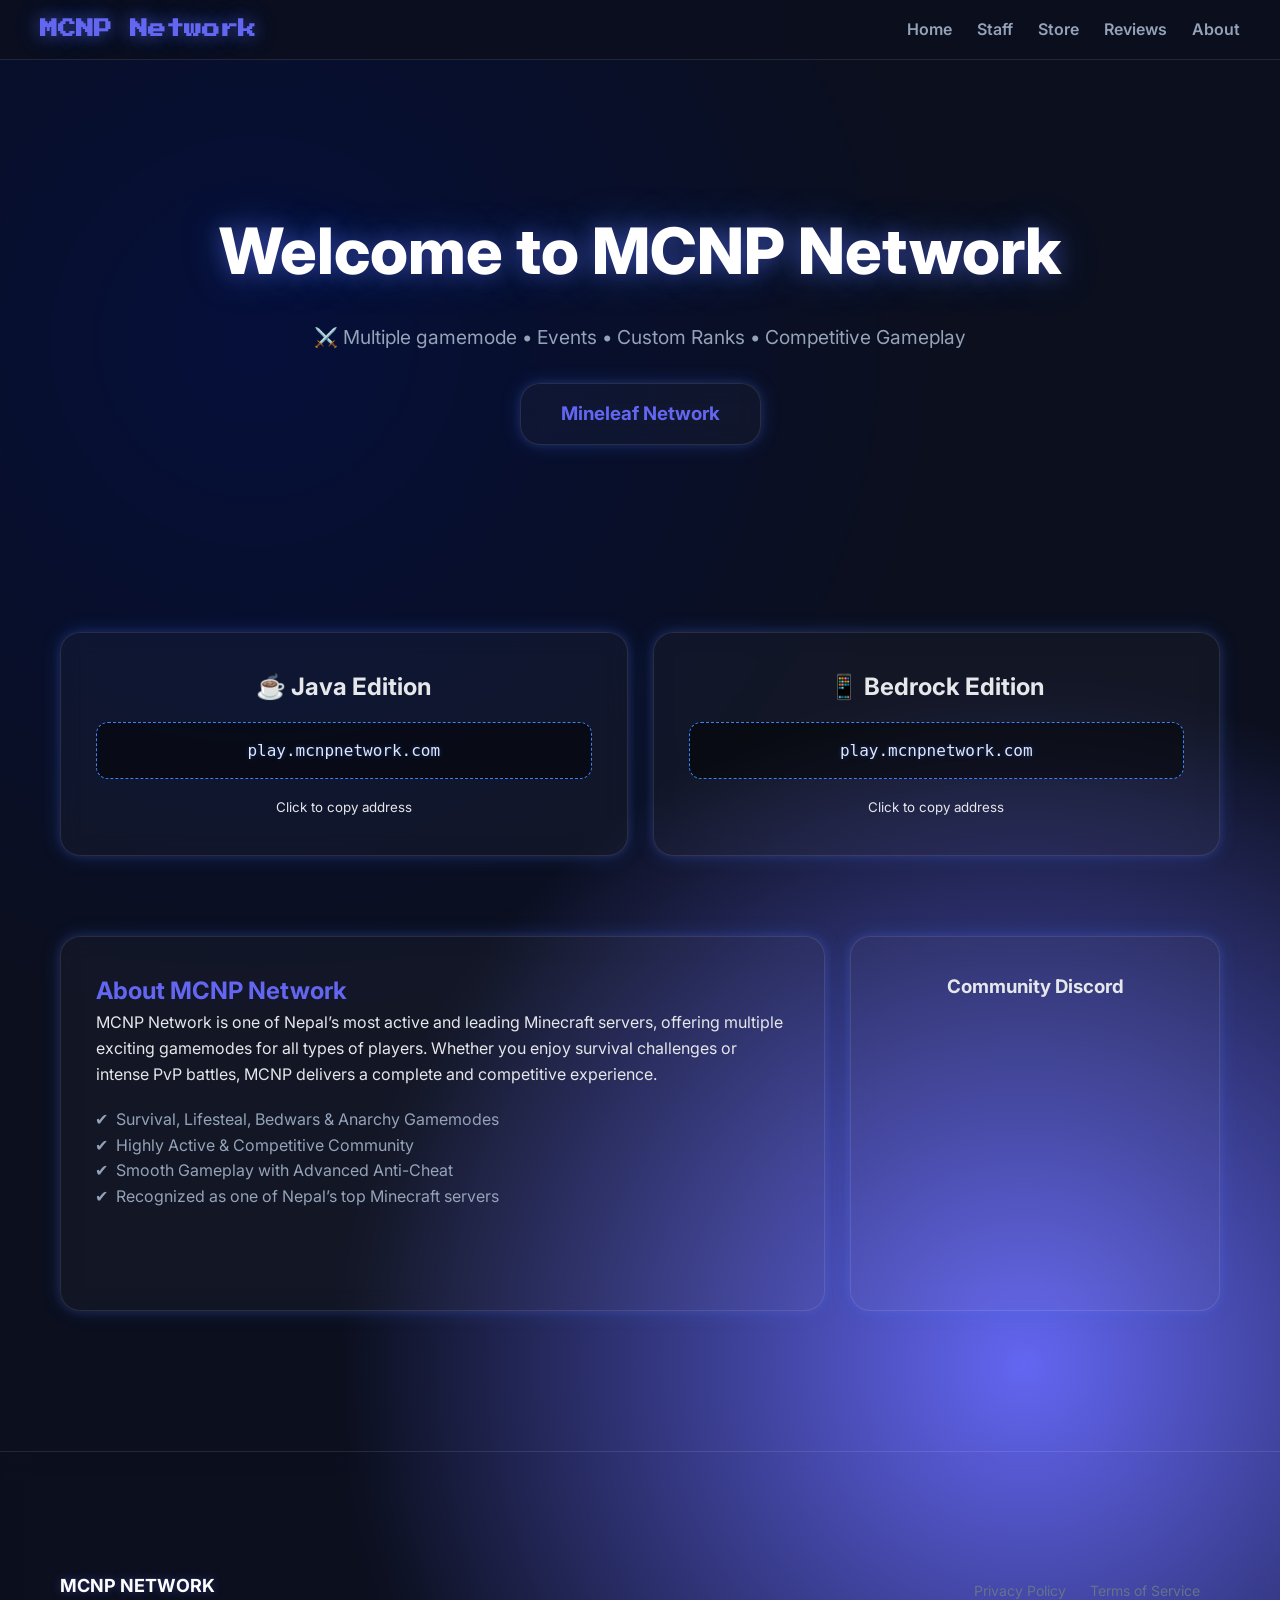
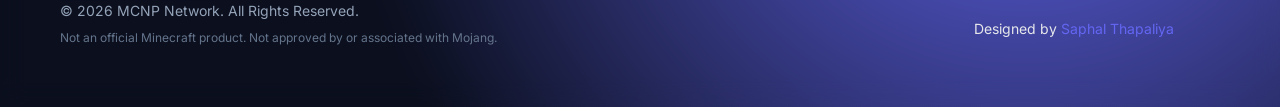
<file: index.html>
<!DOCTYPE html>
<html lang="en">
<head>
    <meta charset="UTF-8">
    <meta name="viewport" content="width=device-width, initial-scale=1.0">
    <title>MCNP Network | Nepal's Lifesteal Server</title>
    <link rel="stylesheet" href="style.css">
    <script defer src="script.js"></script>
</head>
<body>

<header>
    <nav>
        <h1>MCNP Network</h1>
        <ul>
            <li><a href="#home">Home</a></li>
            <li><a href="staff.html">Staff</a></li>
            <li><a href="store.html">Store</a></li>
            <li><a href="review.html">Reviews</a></li> 
            <li><a href="#about">About</a></li>
        </ul>
    </nav>
</header>

<section class="hero" id="home">
    <!-- NEW overlay for blur -->
    <div class="hero-overlay"></div>

    <div class="container">
        <h2>Welcome to MCNP Network</h2>
        <p>⚔️ Multiple gamemode • Events • Custom Ranks • Competitive Gameplay</p>
        <div class="card" style="display:inline-block; margin-top:30px; padding: 15px 40px;">
            <h3 id="players" style="color:var(--primary)">Loading Players...</h3>
        </div>
    </div>
</section>

<div class="container">
    <div class="card-grid">
        <div class="card">
            <h2>☕ Java Edition</h2>
            <div class="ip-box" onclick="copyIP('play.mcnpnetwork.com', this)">play.mcnpnetwork.com</div>
            <small>Click to copy address</small>
        </div>
        <div class="card">
            <h2>📱 Bedrock Edition</h2>
            <div class="ip-box" onclick="copyIP('play.mcnpnetwork.com', this)">play.mcnpnetwork.com</div>
            <small>Click to copy address</small>
        </div>
    </div>
</div>

<section class="container" id="about">
    <div class="card-grid">
        <div class="card" style="grid-column: span 2; text-align: left;">
            <h2 style="color:var(--primary)">About MCNP Network</h2>
<p>MCNP Network is one of Nepal’s most active and leading Minecraft servers, offering multiple exciting gamemodes for all types of players. Whether you enjoy survival challenges or intense PvP battles, MCNP delivers a complete and competitive experience.</p>

<ul style="margin-top:20px; color:#94a3b8; list-style: '✔  '; padding-left: 20px;">
    <li>Survival, Lifesteal, Bedwars & Anarchy Gamemodes</li>
    <li>Highly Active & Competitive Community</li>
    <li>Smooth Gameplay with Advanced Anti-Cheat</li>
    <li>Recognized as one of Nepal’s top Minecraft servers</li>
</ul>
        </div>
        <div class="card">
            <h3>Community Discord</h3>
            <iframe src="https://discord.com/widget?id=1342166321756115005&theme=dark" width="100%" height="250" allowtransparency="true" frameborder="0" style="margin-top:15px; border-radius:10px;"></iframe>
        </div>
    </div>
</section>

<footer>
    <div class="footer-content" style="background: none; padding: 60px 20px 30px;">
        <div>
            <p style="font-weight:bold; font-size:18px; color:white; text-shadow: 0 0 10px var(--primary-glow);">
                MCNP NETWORK
            </p>
            <p style="color:#94a3b8; font-size:14px;">© 2026 MCNP Network. All Rights Reserved.</p>
            <p style="color:#64748b; font-size:12px; margin-top:5px;">
                Not an official Minecraft product. Not approved by or associated with Mojang.
            </p>
        </div>
        <div class="footer-legal" style="background: none; padding:0;">
            <a href="privacy.html">Privacy Policy</a>
            <a href="terms.html">Terms of Service</a>
            <p style="margin-top:15px; font-size:14px;">
                Designed by <a href="https://saphal.is-a.dev" style="color:var(--primary); margin:0;">Saphal Thapaliya</a>
            </p>
        </div>
    </div>
    </footer>

<!-- KEEP LOADING SCREEN (just color updated via CSS later) -->
<div id="loading-screen" style="position: fixed; top: 0; left: 0; width: 100%; height: 100%; background: #020617; display: flex; flex-direction: column; justify-content: center; align-items: center; z-index: 9999; transition: opacity 0.5s ease;">
    <div style="font-size: 80px; animation: pulse 1.5s infinite ease-in-out;">⚔️</div>
    <p style="margin-top: 20px; font-family: 'Press Start 2P', cursive; color: var(--primary); font-size: 12px; letter-spacing: 2px;">LOADING MCNP...</p>
</div>

</body>
</html>
</file>
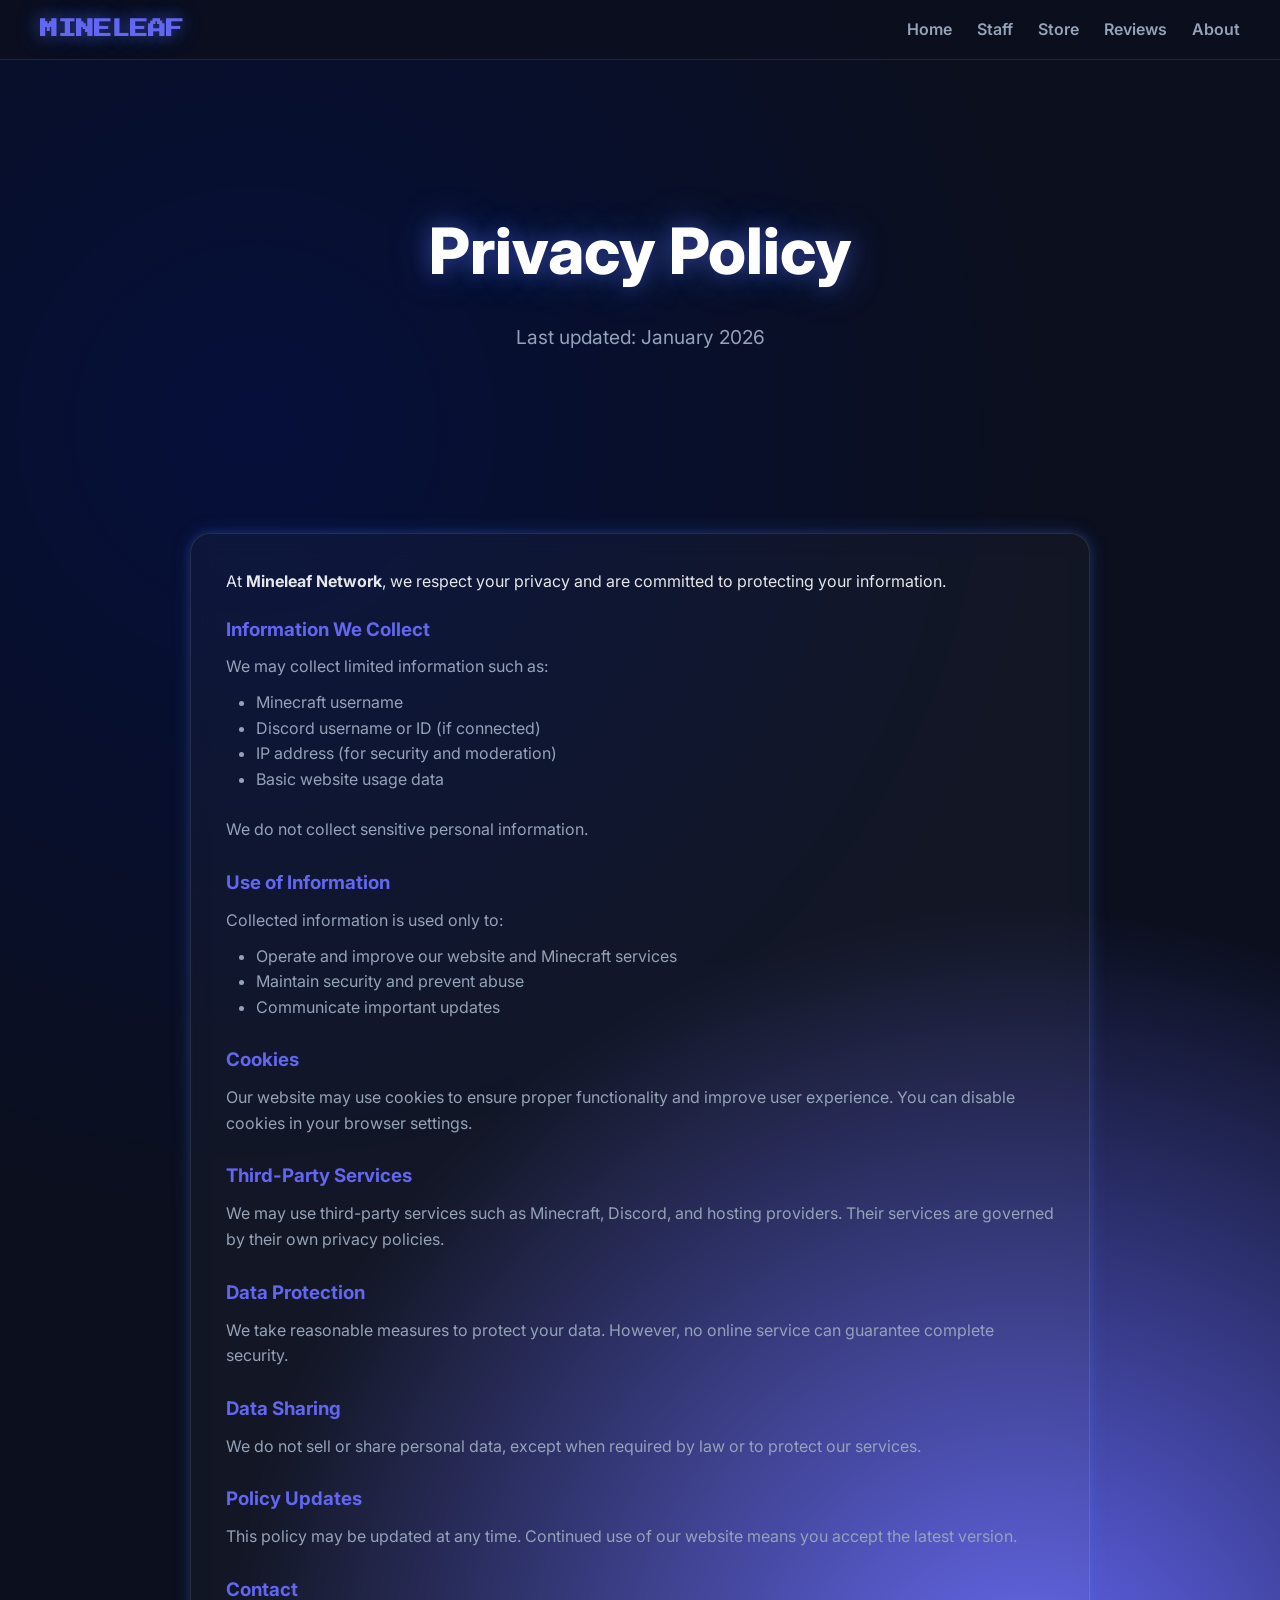
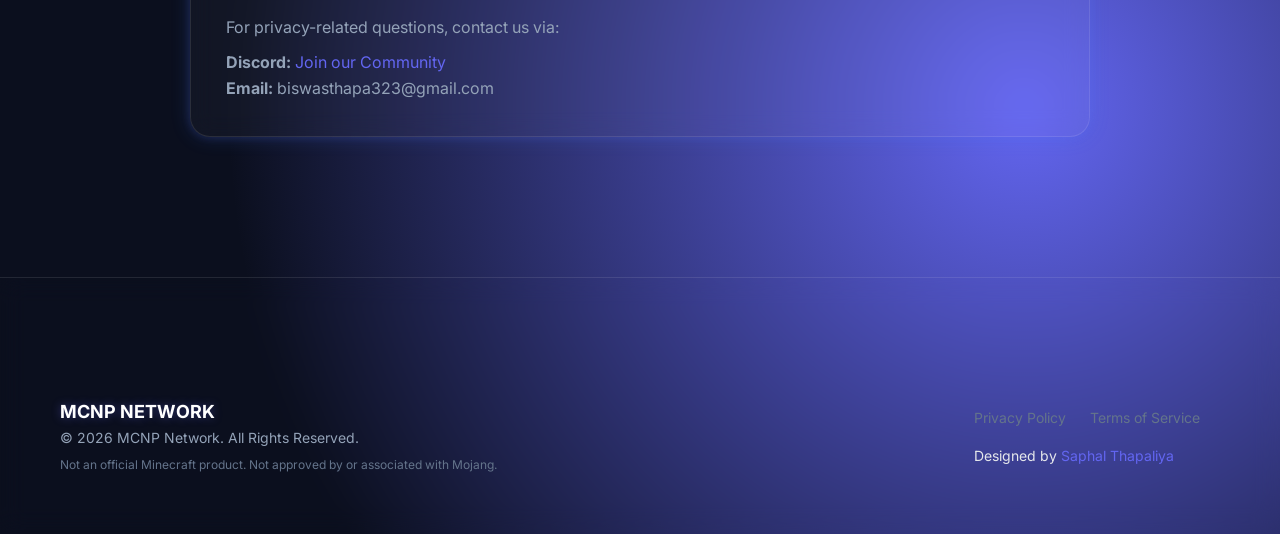
<file: privacy.html>
<!DOCTYPE html>
<html lang="en">
<head>
    <meta charset="UTF-8">
    <meta name="viewport" content="width=device-width, initial-scale=1.0">
    <title>Mineleaf | Privacy Policy</title>
    <link rel="stylesheet" href="style.css">
    <script defer src="script.js"></script>
</head>
<body>

<header>
    <nav>
        <h1>MINELEAF</h1>
        <ul>
            <li><a href="#home">Home</a></li>
            <li><a href="staff.html">Staff</a></li>
            <li><a href="store.html">Store</a></li>
            <li><a href="review.html">Reviews</a></li> 
            <li><a href="index.html#about">About</a></li>
        </ul>
    </nav>
</header>

<section class="hero">
    <div class="container">
        <h2 style="color: white; font-weight: 800;">Privacy Policy</h2>
        <p style="color: #94a3b8;">Last updated: January 2026</p>
    </div>
</section>

<div class="container">
    <div class="card" style="text-align: left; max-width: 900px; margin: auto;">
        <p style="margin-bottom: 20px;">At <strong>Mineleaf Network</strong>, we respect your privacy and are committed to protecting your information.</p>
        
        <h3 style="color:var(--primary); margin: 20px 0 10px 0;">Information We Collect</h3>
        <p style="color:#94a3b8;">We may collect limited information such as:</p>
        <ul style="margin: 10px 0 25px 30px; color:#94a3b8; list-style-type: disc;">
            <li>Minecraft username</li>
            <li>Discord username or ID (if connected)</li>
            <li>IP address (for security and moderation)</li>
            <li>Basic website usage data</li>
        </ul>
        <p style="color:#94a3b8; margin-bottom: 25px;">We do not collect sensitive personal information.</p>

        <h3 style="color:var(--primary); margin: 20px 0 10px 0;">Use of Information</h3>
        <p style="color:#94a3b8;">Collected information is used only to:</p>
        <ul style="margin: 10px 0 25px 30px; color:#94a3b8; list-style-type: disc;">
            <li>Operate and improve our website and Minecraft services</li>
            <li>Maintain security and prevent abuse</li>
            <li>Communicate important updates</li>
        </ul>

        <h3 style="color:var(--primary); margin: 20px 0 10px 0;">Cookies</h3>
        <p style="color:#94a3b8; margin-bottom: 25px;">Our website may use cookies to ensure proper functionality and improve user experience. You can disable cookies in your browser settings.</p>

        <h3 style="color:var(--primary); margin: 20px 0 10px 0;">Third-Party Services</h3>
        <p style="color:#94a3b8; margin-bottom: 25px;">We may use third-party services such as Minecraft, Discord, and hosting providers. Their services are governed by their own privacy policies.</p>

        <h3 style="color:var(--primary); margin: 20px 0 10px 0;">Data Protection</h3>
        <p style="color:#94a3b8; margin-bottom: 25px;">We take reasonable measures to protect your data. However, no online service can guarantee complete security.</p>

        <h3 style="color:var(--primary); margin: 20px 0 10px 0;">Data Sharing</h3>
        <p style="color:#94a3b8; margin-bottom: 25px;">We do not sell or share personal data, except when required by law or to protect our services.</p>

        <h3 style="color:var(--primary); margin: 20px 0 10px 0;">Policy Updates</h3>
        <p style="color:#94a3b8; margin-bottom: 25px;">This policy may be updated at any time. Continued use of our website means you accept the latest version.</p>

        <h3 style="color:var(--primary); margin: 20px 0 10px 0;">Contact</h3>
        <p style="color:#94a3b8;">For privacy-related questions, contact us via:</p>
        <p style="color:#94a3b8; margin-top: 10px;">
            <strong>Discord:</strong> <a href="https://discord.gg/mcnp" style="color:var(--primary); text-decoration: none;">Join our Community</a><br>
            <strong>Email:</strong> biswasthapa323@gmail.com
        </p>
    </div>
</div>

<footer>
    <div class="footer-content" style="background: none; padding: 60px 20px 30px;">
        <div>
            <p style="font-weight:bold; font-size:18px; color:white; text-shadow: 0 0 10px var(--primary-glow);">
                MCNP NETWORK
            </p>
            <p style="color:#94a3b8; font-size:14px;">© 2026 MCNP Network. All Rights Reserved.</p>
            <p style="color:#64748b; font-size:12px; margin-top:5px;">
                Not an official Minecraft product. Not approved by or associated with Mojang.
            </p>
        </div>
        <div class="footer-legal" style="background: none; padding:0;">
            <a href="privacy.html">Privacy Policy</a>
            <a href="terms.html">Terms of Service</a>
            <p style="margin-top:15px; font-size:14px;">
                Designed by <a href="https://saphal.is-a.dev" style="color:var(--primary); margin:0;">Saphal Thapaliya</a>
            </p>
        </div>
    </div>
</footer>

</body>
</html>
</file>
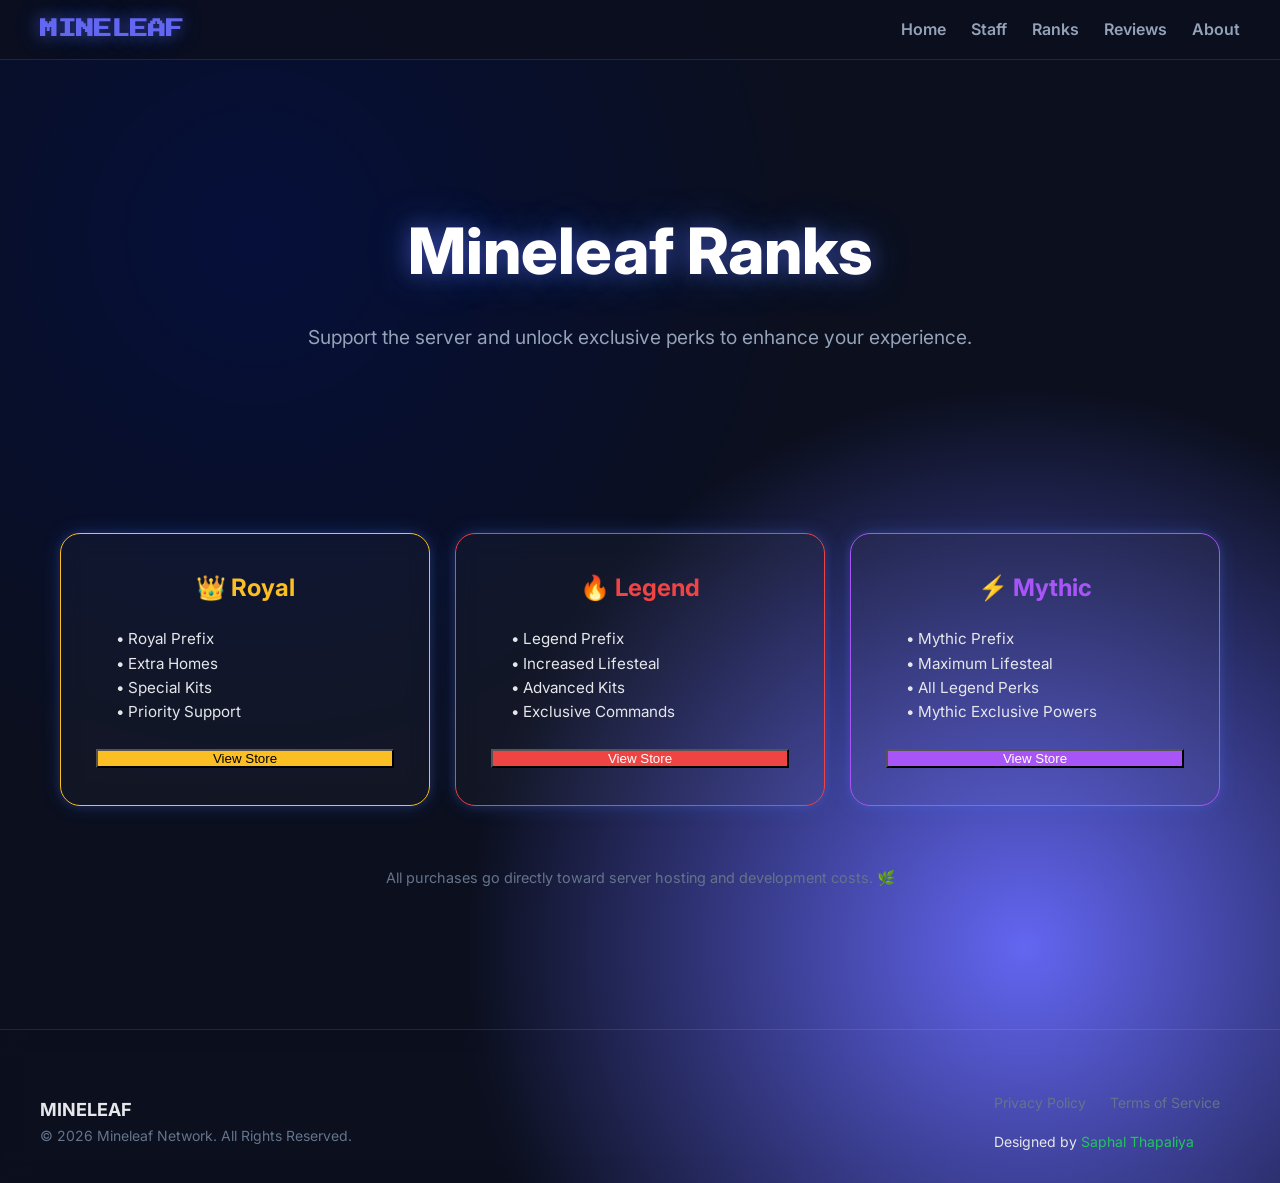
<file: ranks.html>
<!DOCTYPE html>
<html lang="en">
<head>
    <meta charset="UTF-8">
    <meta name="viewport" content="width=device-width, initial-scale=1.0">
    <title>Mineleaf | Official Ranks</title>
    <link rel="stylesheet" href="style.css">
</head>
<body>

<header>
    <nav>
        <h1>MINELEAF</h1>
        <ul>
            <li><a href="index.html">Home</a></li>
            <li><a href="staff.html">Staff</a></li>
            <li><a href="ranks.html">Ranks</a></li>
            <li><a href="review.html">Reviews</a></li> 
            <li><a href="index.html#about">About</a></li>
        </ul>
    </nav>
</header>

<section class="hero">
    <div class="container">
        <h2>Mineleaf Ranks</h2>
        <p>Support the server and unlock exclusive perks to enhance your experience.</p>
    </div>
</section>

<div class="container">
    <div class="card-grid">

        <div class="card" style="border-color: #fbbf24;">
            <h2 style="color: #fbbf24;">👑 Royal</h2>
            <div style="margin: 20px 0; font-size: 0.95rem; text-align: left; padding-left: 20px;">
                <p>• Royal Prefix</p>
                <p>• Extra Homes</p>
                <p>• Special Kits</p>
                <p>• Priority Support</p>
            </div>
            <button onclick="window.location.href='#'" style="width: 100%; background: #fbbf24;">View Store</button>
        </div>

        <div class="card" style="border-color: #ef4444;">
            <h2 style="color: #ef4444;">🔥 Legend</h2>
            <div style="margin: 20px 0; font-size: 0.95rem; text-align: left; padding-left: 20px;">
                <p>• Legend Prefix</p>
                <p>• Increased Lifesteal</p>
                <p>• Advanced Kits</p>
                <p>• Exclusive Commands</p>
            </div>
            <button onclick="window.location.href='#'" style="width: 100%; background: #ef4444; color: white;">View Store</button>
        </div>

        <div class="card" style="border-color: #a855f7;">
            <h2 style="color: #a855f7;">⚡ Mythic</h2>
            <div style="margin: 20px 0; font-size: 0.95rem; text-align: left; padding-left: 20px;">
                <p>• Mythic Prefix</p>
                <p>• Maximum Lifesteal</p>
                <p>• All Legend Perks</p>
                <p>• Mythic Exclusive Powers</p>
            </div>
            <button onclick="window.location.href='#'" style="width: 100%; background: #a855f7; color: white;">View Store</button>
        </div>

    </div>
</div>

<div class="container" style="text-align: center; margin-top: -20px;">
    <p style="color: #64748b; font-size: 0.9rem;">
        All purchases go directly toward server hosting and development costs. 🌿
    </p>
</div>

<footer>
    <div class="footer-content">
        <div>
            <p style="font-weight:bold; font-size:18px;">MINELEAF</p>
            <p style="color:#64748b; font-size:14px;">© 2026 Mineleaf Network. All Rights Reserved.</p>
        </div>
        <div class="footer-legal">
            <a href="#">Privacy Policy</a>
            <a href="#">Terms of Service</a>
            <p style="margin-top:15px; font-size:14px;">Designed by <a href="https://saphal.is-a.dev" style="color:#22c55e;">Saphal Thapaliya</a></p>
        </div>
    </div>
</footer>

</body>
</html>
</file>
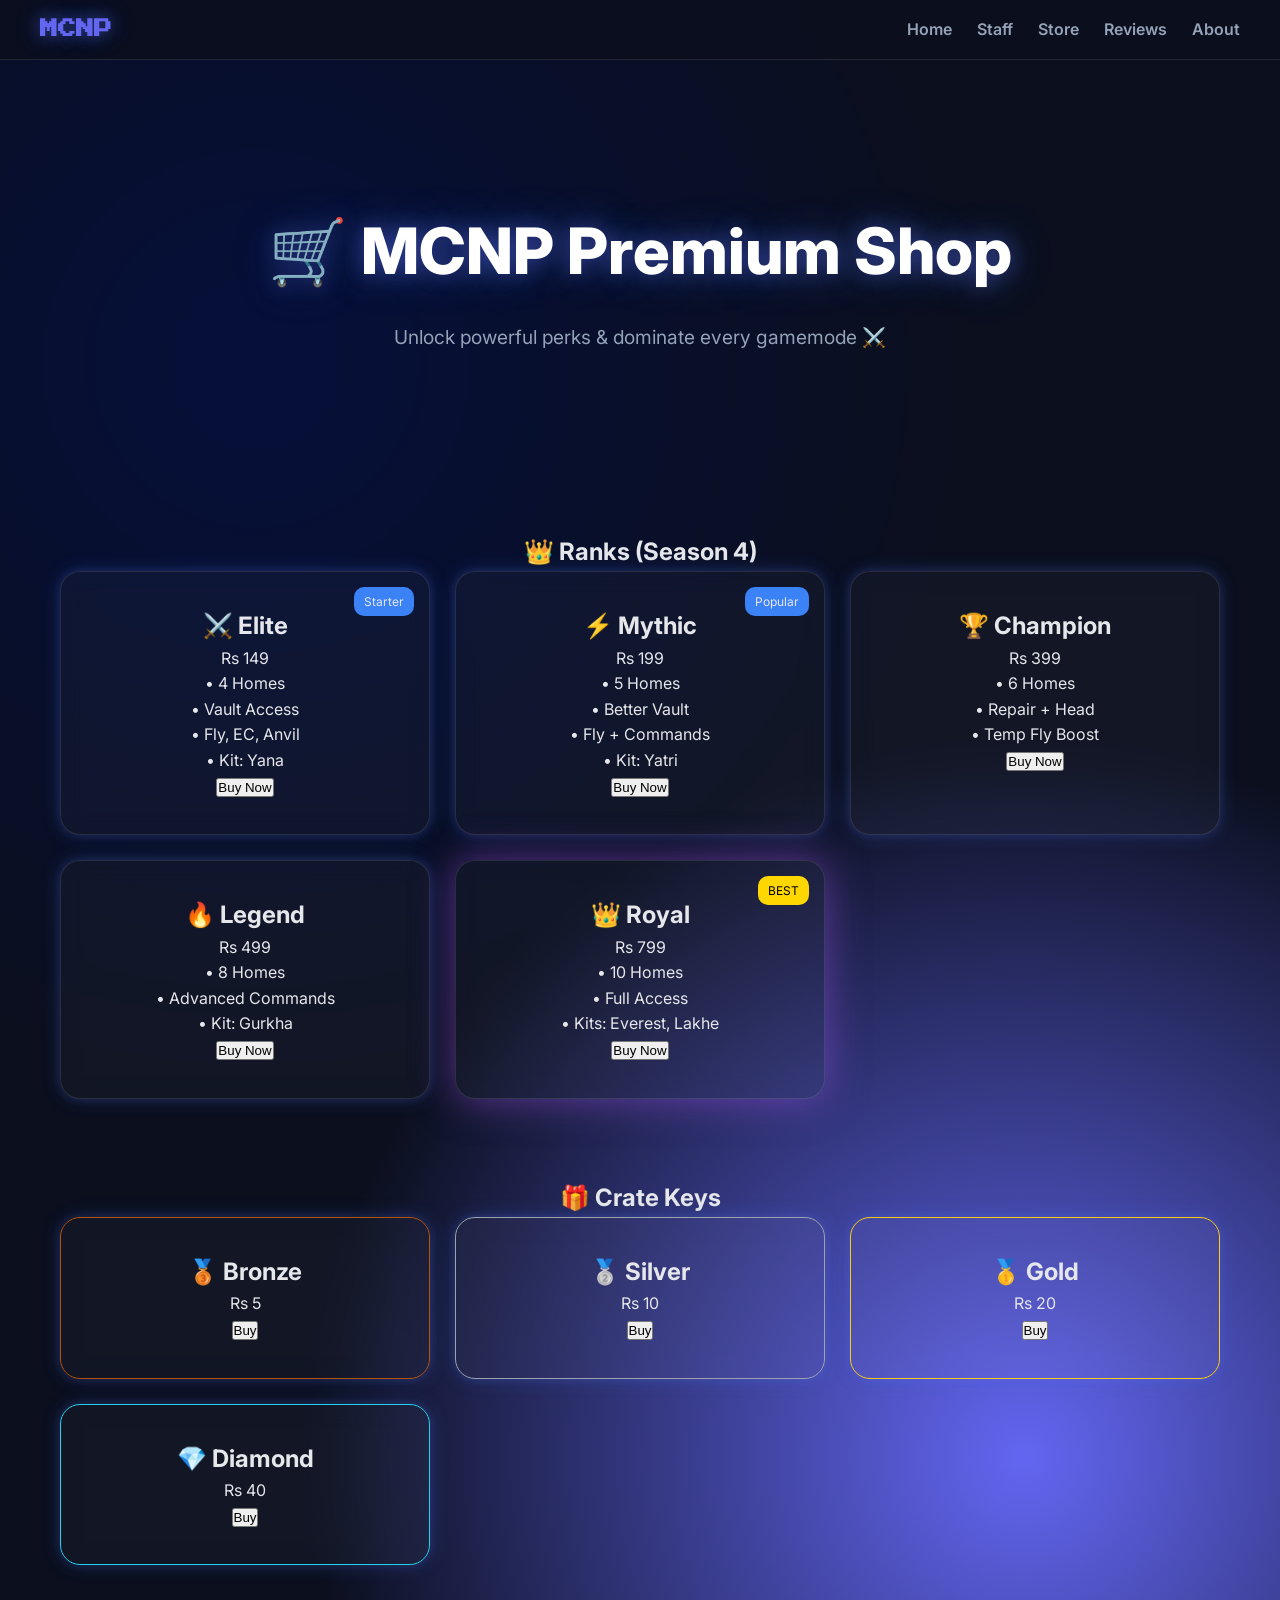
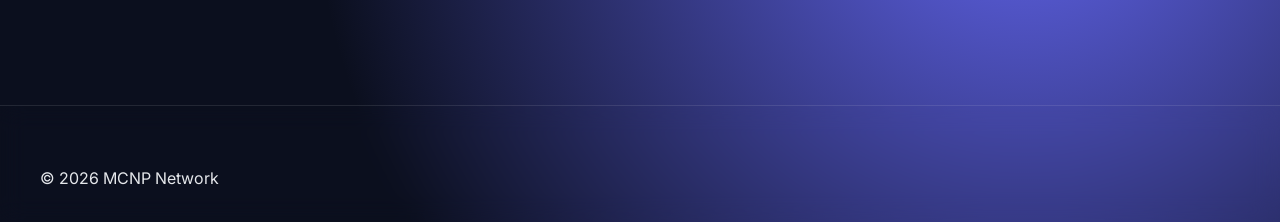
<file: store.html>
<!DOCTYPE html>
<html lang="en">
<head>
<meta charset="UTF-8">
<meta name="viewport" content="width=device-width, initial-scale=1.0">
<title>MCNP Network | Premium Shop</title>
<link rel="stylesheet" href="style.css">
<script defer src="script.js"></script>
</head>

<body>

<header>
<nav>
<h1>MCNP</h1>
<ul>
<li><a href="index.html#home">Home</a></li>
<li><a href="staff.html">Staff</a></li>
<li><a href="#">Store</a></li>
<li><a href="review.html">Reviews</a></li> 
<li><a href="index.html#about">About</a></li>
</ul>
</nav>
</header>

<section class="hero">
<div class="hero-overlay"></div>
<div class="container">
<h2>🛒 MCNP Premium Shop</h2>
<p>Unlock powerful perks & dominate every gamemode ⚔️</p>
</div>
</section>

<!-- RANKS -->
<div class="container">
<h2 style="text-align:center;">👑 Ranks (Season 4)</h2>

<div class="card-grid">

<div class="card rank elite">
<span class="badge">Starter</span>
<h2>⚔️ Elite</h2>
<p class="price">Rs 149</p>
<div class="rank-content">
<p>• 4 Homes</p>
<p>• Vault Access</p>
<p>• Fly, EC, Anvil</p>
<p>• Kit: Yana</p>
</div>
<button onclick="buyNow()">Buy Now</button>
</div>

<div class="card rank mythic">
<span class="badge">Popular</span>
<h2>⚡ Mythic</h2>
<p class="price">Rs 199</p>
<div class="rank-content">
<p>• 5 Homes</p>
<p>• Better Vault</p>
<p>• Fly + Commands</p>
<p>• Kit: Yatri</p>
</div>
<button onclick="buyNow()">Buy Now</button>
</div>

<div class="card rank champion">
<h2>🏆 Champion</h2>
<p class="price">Rs 399</p>
<div class="rank-content">
<p>• 6 Homes</p>
<p>• Repair + Head</p>
<p>• Temp Fly Boost</p>
</div>
<button onclick="buyNow()">Buy Now</button>
</div>

<div class="card rank legend">
<h2>🔥 Legend</h2>
<p class="price">Rs 499</p>
<div class="rank-content">
<p>• 8 Homes</p>
<p>• Advanced Commands</p>
<p>• Kit: Gurkha</p>
</div>
<button onclick="buyNow()">Buy Now</button>
</div>

<div class="card rank royal">
<span class="badge top">BEST</span>
<h2>👑 Royal</h2>
<p class="price">Rs 799</p>
<div class="rank-content">
<p>• 10 Homes</p>
<p>• Full Access</p>
<p>• Kits: Everest, Lakhe</p>
</div>
<button onclick="buyNow()">Buy Now</button>
</div>

</div>
</div>

<!-- CRATES -->
<div class="container">
<h2 style="text-align:center;">🎁 Crate Keys</h2>

<div class="card-grid">

<div class="card crate bronze">
<h2>🥉 Bronze</h2>
<p class="price">Rs 5</p>
<button onclick="buyNow()">Buy</button>
</div>

<div class="card crate silver">
<h2>🥈 Silver</h2>
<p class="price">Rs 10</p>
<button onclick="buyNow()">Buy</button>
</div>

<div class="card crate gold">
<h2>🥇 Gold</h2>
<p class="price">Rs 20</p>
<button onclick="buyNow()">Buy</button>
</div>

<div class="card crate diamond">
<h2>💎 Diamond</h2>
<p class="price">Rs 40</p>
<button onclick="buyNow()">Buy</button>
</div>

</div>
</div>

<footer>
<div class="footer-content">
<p>© 2026 MCNP Network</p>
</div>
</footer>

</body>
</html>
</file>
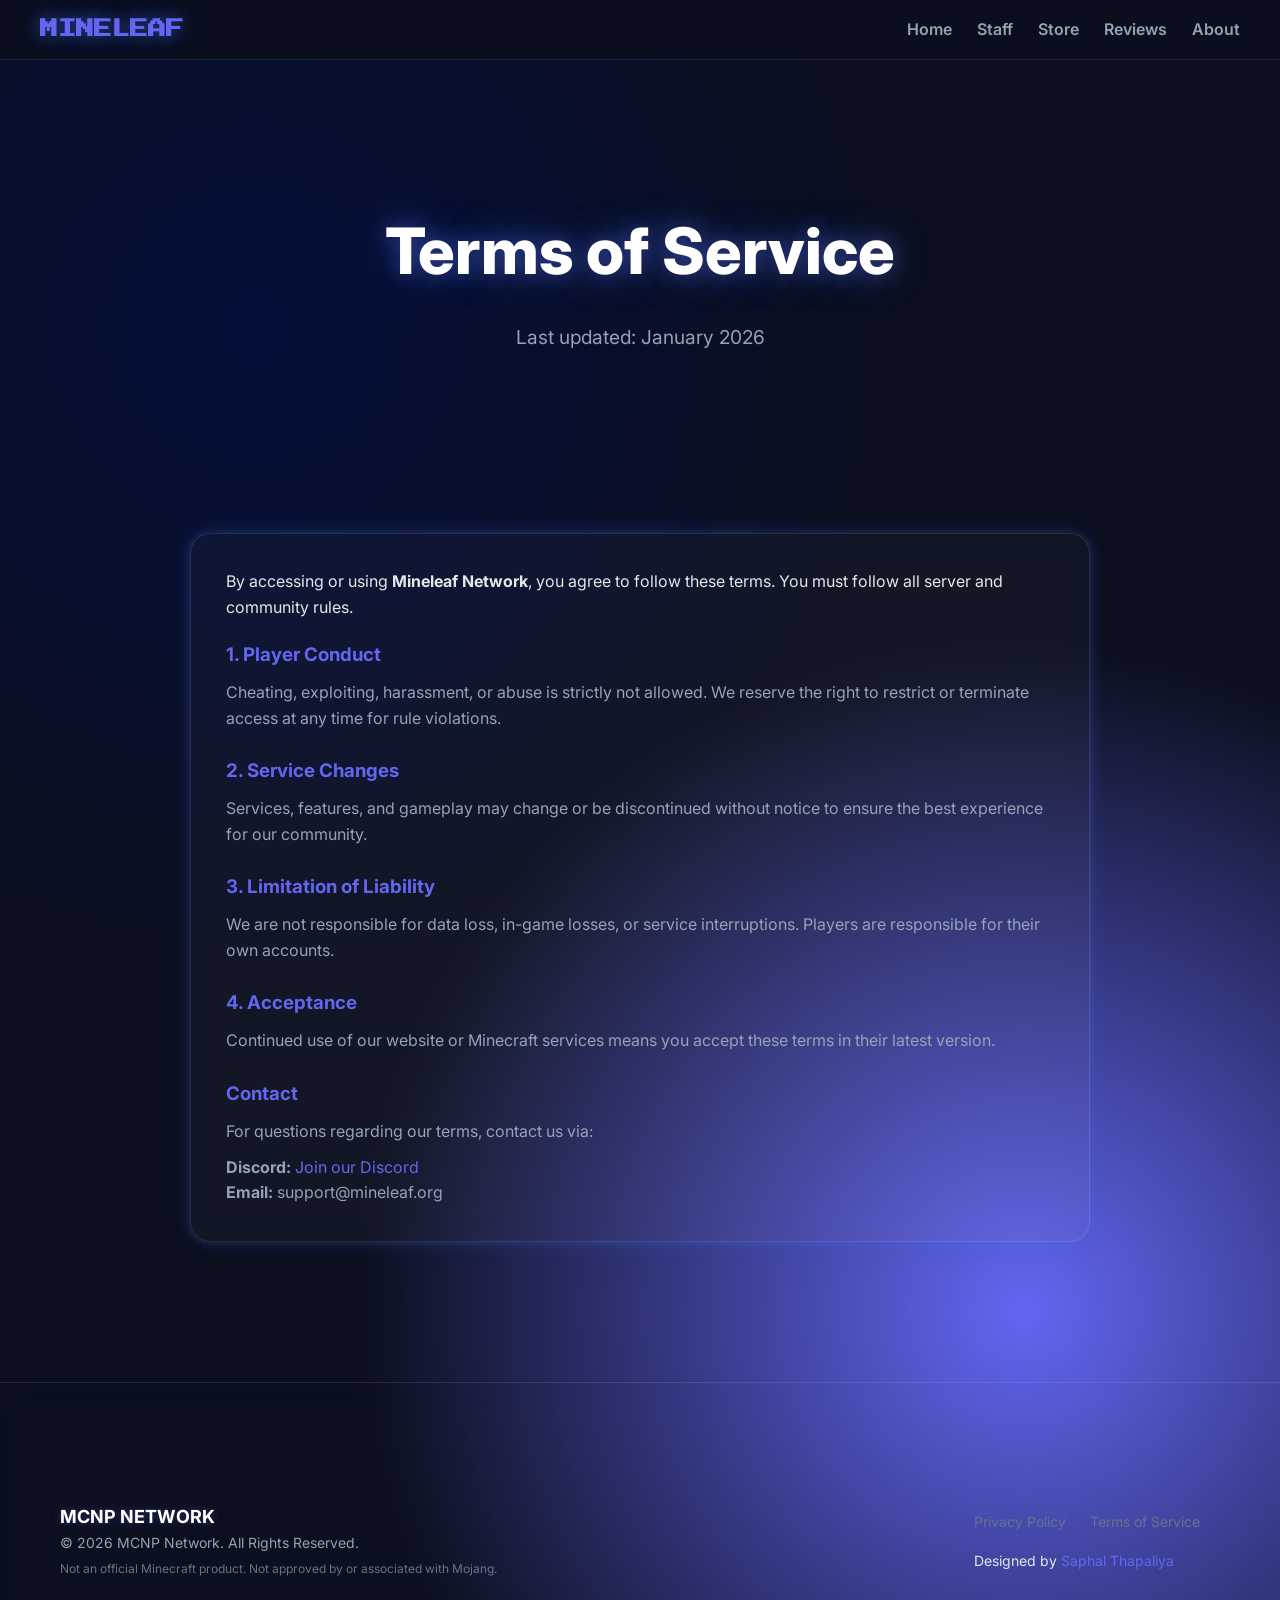
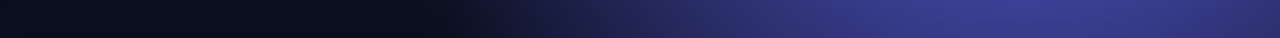
<file: terms.html>
<!DOCTYPE html>
<html lang="en">
<head>
    <meta charset="UTF-8">
    <meta name="viewport" content="width=device-width, initial-scale=1.0">
    <title>Mineleaf | Terms of Service</title>
    <link rel="stylesheet" href="style.css">
    <script defer src="script.js"></script>
</head>
<body>

<header>
    <nav>
        <h1>MINELEAF</h1>
        <ul>
            <li><a href="#home">Home</a></li>
            <li><a href="staff.html">Staff</a></li>
            <li><a href="store.html">Store</a></li>
            <li><a href="review.html">Reviews</a></li> 
            <li><a href="index.html#about">About</a></li>
        </ul>
    </nav>
</header>

<section class="hero">
    <div class="container">
        <h2 style="color: white; font-weight: 800;">Terms of Service</h2>
        <p style="color: #94a3b8;">Last updated: January 2026</p>
    </div>
</section>

<div class="container">
    <div class="card" style="text-align: left; max-width: 900px; margin: auto;">
        <p style="margin-bottom: 20px;">By accessing or using <strong>Mineleaf Network</strong>, you agree to follow these terms. You must follow all server and community rules.</p>
        
        <h3 style="color:var(--primary); margin: 20px 0 10px 0;">1. Player Conduct</h3>
        <p style="color:#94a3b8; margin-bottom: 25px;">Cheating, exploiting, harassment, or abuse is strictly not allowed. We reserve the right to restrict or terminate access at any time for rule violations.</p>

        <h3 style="color:var(--primary); margin: 20px 0 10px 0;">2. Service Changes</h3>
        <p style="color:#94a3b8; margin-bottom: 25px;">Services, features, and gameplay may change or be discontinued without notice to ensure the best experience for our community.</p>

        <h3 style="color:var(--primary); margin: 20px 0 10px 0;">3. Limitation of Liability</h3>
        <p style="color:#94a3b8; margin-bottom: 25px;">We are not responsible for data loss, in-game losses, or service interruptions. Players are responsible for their own accounts.</p>

        <h3 style="color:var(--primary); margin: 20px 0 10px 0;">4. Acceptance</h3>
        <p style="color:#94a3b8; margin-bottom: 25px;">Continued use of our website or Minecraft services means you accept these terms in their latest version.</p>

        <h3 style="color:var(--primary); margin: 20px 0 10px 0;">Contact</h3>
        <p style="color:#94a3b8;">For questions regarding our terms, contact us via:</p>
        <p style="color:#94a3b8; margin-top: 10px;">
            <strong>Discord:</strong> <a href="https://discord.com/invite/1342166321756115005" style="color:var(--primary); text-decoration: none;">Join our Discord</a><br>
            <strong>Email:</strong> support@mineleaf.org
        </p>
    </div>
</div>

<footer>
    <div class="footer-content" style="background: none; padding: 60px 20px 30px;">
        <div>
            <p style="font-weight:bold; font-size:18px; color:white; text-shadow: 0 0 10px var(--primary-glow);">
                MCNP NETWORK
            </p>
            <p style="color:#94a3b8; font-size:14px;">© 2026 MCNP Network. All Rights Reserved.</p>
            <p style="color:#64748b; font-size:12px; margin-top:5px;">
                Not an official Minecraft product. Not approved by or associated with Mojang.
            </p>
        </div>
        <div class="footer-legal" style="background: none; padding:0;">
            <a href="privacy.html">Privacy Policy</a>
            <a href="terms.html">Terms of Service</a>
            <p style="margin-top:15px; font-size:14px;">
                Designed by <a href="https://saphal.is-a.dev" style="color:var(--primary); margin:0;">Saphal Thapaliya</a>
            </p>
        </div>
    </div>
</footer>

</body>
</html>
</file>
<file: style.css>
@import url('https://fonts.googleapis.com/css2?family=Inter:wght@400;600;800&family=Press+Start+2P&display=swap');

:root {
    --primary: #6366f1; /* purple */
    --secondary: #3b82f6; /* blue */
    --primary-glow: rgba(99, 102, 241, 0.4);
    --secondary-glow: rgba(59, 130, 246, 0.4);
    --bg-dark: #0b0f1e;
    --card-bg: rgba(255, 255, 255, 0.03);
    --card-border: rgba(255, 255, 255, 0.1);
}

/* GLOBAL RESET */
* {
    margin: 0;
    padding: 0;
    box-sizing: border-box;
}

body {
    background: 
        url('https://images.unsplash.com/photo-1505245208761-ba872912fac0?auto=format&fit=crop&w=1920&q=80') center/cover no-repeat fixed, /* Himalayan blurred */
        radial-gradient(circle at 20% 20%, var(--secondary) 0%, transparent 40%),
        radial-gradient(circle at 80% 80%, var(--primary) 0%, transparent 40%),
        var(--bg-dark);
    background-blend-mode: overlay, overlay, normal;
    color: #e5e7eb;
    font-family: 'Inter', sans-serif;
    line-height: 1.6;
    overflow-x: hidden;
}

/* NAVIGATION */
header {
    background: rgba(11, 15, 30, 0.85);
    backdrop-filter: blur(14px);
    padding: 15px 30px;
    border-bottom: 1px solid var(--card-border);
    position: sticky;
    top: 0;
    z-index: 1000;
}

nav {
    max-width: 1200px;
    margin: auto;
    display: flex;
    justify-content: space-between;
    align-items: center;
}

nav h1 {
    font-family: 'Press Start 2P', cursive;
    color: var(--primary);
    font-size: 18px;
    text-shadow: 0 0 15px var(--primary-glow), 0 0 25px var(--secondary-glow);
}

nav ul {
    list-style: none;
    display: flex;
    gap: 25px;
}

nav ul li a {
    color: #94a3b8;
    text-decoration: none;
    font-weight: 600;
    transition: 0.3s;
}

nav ul li a:hover {
    color: var(--secondary);
    text-shadow: 0 0 10px var(--secondary-glow);
}

/* HERO SECTION */
.hero {
    text-align: center;
    padding: 100px 20px;
}

.hero h2 {
    font-size: clamp(2rem, 5vw, 4rem);
    font-weight: 800;
    color: white;
    margin-bottom: 20px;
    text-shadow: 0 0 20px var(--primary-glow), 0 0 40px var(--secondary-glow);
}

.hero p {
    color: #94a3b8;
    font-size: 1.2rem;
}

/* CARDS & GRID */
.container {
    max-width: 1200px;
    margin: auto;
    padding: 40px 20px;
}

.card-grid {
    display: grid;
    grid-template-columns: repeat(auto-fit, minmax(300px, 1fr));
    gap: 25px;
}

.card {
    background: var(--card-bg);
    backdrop-filter: blur(12px);
    border: 1px solid var(--card-border);
    border-radius: 20px;
    padding: 35px;
    text-align: center;
    transition: 0.4s cubic-bezier(0.175, 0.885, 0.32, 1.275);
    box-shadow: 0 0 10px rgba(99,102,241,0.2), 0 0 20px rgba(59,130,246,0.2);
}

.card:hover {
    transform: translateY(-10px);
    border-color: var(--secondary);
    background: rgba(59, 130, 246, 0.08);
    box-shadow: 0 0 20px var(--primary-glow), 0 0 40px var(--secondary-glow);
}

/* IP BOXES */
.ip-box {
    background: rgba(0,0,0,0.5);
    border: 1px dashed var(--secondary);
    padding: 15px;
    border-radius: 12px;
    cursor: pointer;
    font-family: 'monospace';
    margin: 15px 0;
    transition: 0.3s;
    color: #e0e7ff;
    text-shadow: 0 0 5px var(--secondary-glow);
}

.ip-box:active { transform: scale(0.95); }

/* FOOTER */
footer {
    background: none; /* removed solid background */
    padding: 60px 20px 30px;
    margin-top: 100px;
    border-top: 1px solid var(--card-border); /* keeps a subtle divider */
    backdrop-filter: blur(12px); /* optional: glassy blur effect for premium look */
}

.footer-content {
    max-width: 1200px;
    margin: auto;
    display: flex;
    justify-content: space-between;
    align-items: center;
    flex-wrap: wrap;
    gap: 30px;
}

.footer-legal a {
    color: #64748b;
    text-decoration: none;
    font-size: 14px;
    margin-right: 20px;
    transition: 0.3s;
}

.footer-legal a:hover { 
    color: var(--secondary); 
    text-shadow: 0 0 5px var(--secondary-glow); /* adds subtle glow */
}
/* Loading Animation */
@keyframes pulse {
    0% { transform: scale(1); filter: drop-shadow(0 0 0px var(--primary-glow)); }
    50% { transform: scale(1.2); filter: drop-shadow(0 0 25px var(--secondary-glow)); }
    100% { transform: scale(1); filter: drop-shadow(0 0 0px var(--primary-glow)); }
}

/* Class to hide the loader */
.loader-hidden {
    opacity: 0;
    pointer-events: none;
}

/* BADGES */
.badge {
    position: absolute;
    top: 15px;
    right: 15px;
    background: var(--secondary);
    padding: 5px 10px;
    border-radius: 10px;
    font-size: 12px;
}

.badge.top {
    background: gold;
    color: black;
}

/* CARD POSITION FIX */
.card {
    position: relative;
    overflow: hidden;
}

/* BUTTON ANIMATION */
button {
    transition: 0.3s;
}

button:active {
    transform: scale(0.9);
}

/* FLOAT ANIMATION */
.card:hover {
    animation: float 2s infinite ease-in-out;
}

@keyframes float {
    0% { transform: translateY(-10px); }
    50% { transform: translateY(-15px); }
    100% { transform: translateY(-10px); }
}

/* SHINE EFFECT */
.card::after {
    content: "";
    position: absolute;
    width: 200%;
    height: 100%;
    top: 0;
    left: -200%;
    background: linear-gradient(120deg, transparent, rgba(255,255,255,0.1), transparent);
    transition: 0.5s;
}

.card:hover::after {
    left: 100%;
}

/* ROYAL GLOW */
.rank.royal {
    box-shadow: 0 0 40px rgba(168,85,247,0.5);
}

/* CRATE COLORS */
.crate.bronze { border-color: #b45309; }
.crate.silver { border-color: #9ca3af; }
.crate.gold { border-color: #facc15; }
.crate.diamond { border-color: #22d3ee; }
</file>
